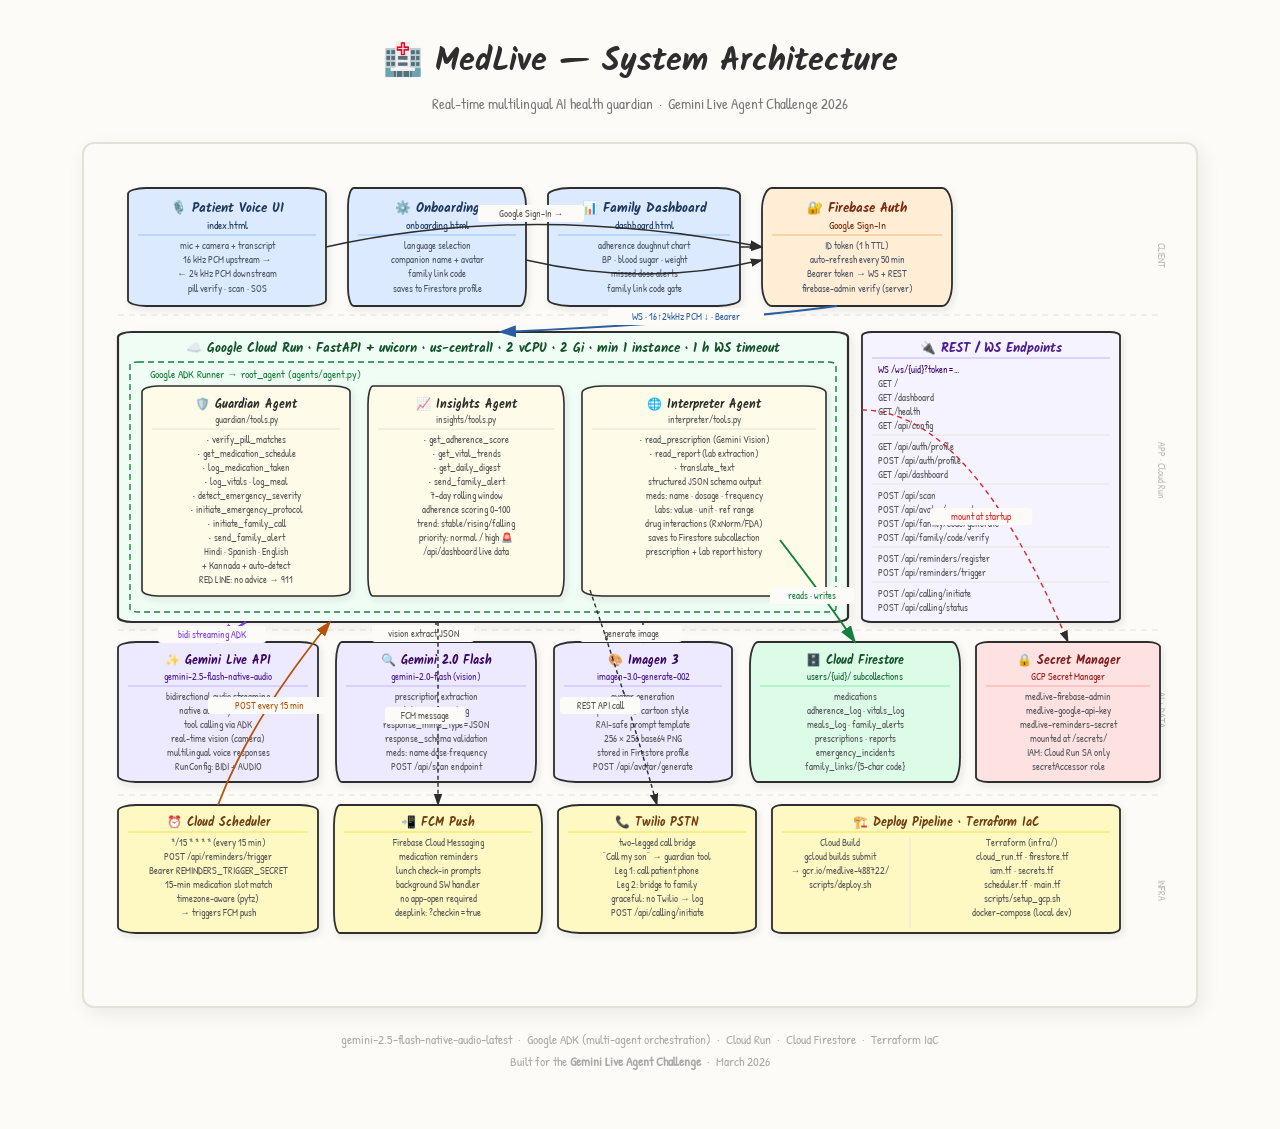
<file: docs/architecture.html>
<!DOCTYPE html>
<html lang="en">
<head>
  <meta charset="UTF-8">
  <meta name="viewport" content="width=device-width, initial-scale=1.0">
  <title>MedLive — System Architecture</title>
  <link href="https://fonts.googleapis.com/css2?family=Kalam:wght@400;700&family=Patrick+Hand&display=swap" rel="stylesheet">
  <style>
    * { margin: 0; padding: 0; box-sizing: border-box; }
    body {
      background: #fdfbf7;
      font-family: 'Kalam', cursive;
      display: flex;
      flex-direction: column;
      align-items: center;
      padding: 36px 24px 56px;
    }
    h1 {
      font-size: 2rem;
      color: #2d2d2d;
      margin-bottom: 6px;
    }
    .subtitle {
      font-family: 'Patrick Hand', sans-serif;
      color: #777;
      font-size: 0.95rem;
      margin-bottom: 28px;
      text-align: center;
    }
    .diagram-wrap {
      border: 2px solid #e5e0d8;
      border-radius: 12px;
      padding: 16px;
      background: #fdfbf7;
      box-shadow: 4px 6px 20px rgba(0,0,0,0.07);
      max-width: 100%;
      overflow-x: auto;
    }
    svg { display: block; }
    .footer {
      font-family: 'Patrick Hand', sans-serif;
      color: #aaa;
      font-size: 0.82rem;
      margin-top: 20px;
      text-align: center;
      line-height: 1.7;
    }
    @media print {
      body { padding: 12px; }
      .diagram-wrap { border: none; box-shadow: none; padding: 0; }
    }
  </style>
</head>
<body>

<h1>🏥 MedLive — System Architecture</h1>
<p class="subtitle">Real-time multilingual AI health guardian &nbsp;·&nbsp; Gemini Live Agent Challenge 2026</p>

<div class="diagram-wrap">
<svg width="1080" height="830" viewBox="0 0 1080 830" xmlns="http://www.w3.org/2000/svg">
  <defs>
    <!-- Filters -->
    <filter id="sh" x="-8%" y="-8%" width="120%" height="125%">
      <feDropShadow dx="2" dy="3" stdDeviation="3" flood-color="#2d2d2d" flood-opacity="0.10"/>
    </filter>
    <filter id="sh2" x="-4%" y="-4%" width="112%" height="118%">
      <feDropShadow dx="3" dy="4" stdDeviation="5" flood-color="#2d2d2d" flood-opacity="0.08"/>
    </filter>

    <!-- Arrowheads -->
    <marker id="arr" markerWidth="9" markerHeight="6" refX="8" refY="3" orient="auto">
      <polygon points="0 0, 9 3, 0 6" fill="#2d2d2d"/>
    </marker>
    <marker id="arr-blue" markerWidth="9" markerHeight="6" refX="8" refY="3" orient="auto">
      <polygon points="0 0, 9 3, 0 6" fill="#2d5da1"/>
    </marker>
    <marker id="arr-purple" markerWidth="9" markerHeight="6" refX="8" refY="3" orient="auto">
      <polygon points="0 0, 9 3, 0 6" fill="#7c3aed"/>
    </marker>
    <marker id="arr-green" markerWidth="9" markerHeight="6" refX="8" refY="3" orient="auto">
      <polygon points="0 0, 9 3, 0 6" fill="#15803d"/>
    </marker>
    <marker id="arr-amber" markerWidth="9" markerHeight="6" refX="8" refY="3" orient="auto">
      <polygon points="0 0, 9 3, 0 6" fill="#b45309"/>
    </marker>
  </defs>

  <!-- ═══════════════════════════════════════════════
       BACKGROUND PAPER
  ═══════════════════════════════════════════════ -->
  <rect width="1080" height="830" fill="#fdfbf7" rx="8"/>

  <!-- layer dividers (horizontal dashes) -->
  <line x1="18" y1="155" x2="1062" y2="155" stroke="#e5e0d8" stroke-width="1" stroke-dasharray="6,5"/>
  <line x1="18" y1="470" x2="1062" y2="470" stroke="#e5e0d8" stroke-width="1" stroke-dasharray="6,5"/>
  <line x1="18" y1="635" x2="1062" y2="635" stroke="#e5e0d8" stroke-width="1" stroke-dasharray="6,5"/>

  <!-- layer labels (right margin) -->
  <text transform="translate(1058,95) rotate(90)"  font-family="Patrick Hand,sans-serif" font-size="10" fill="#bbb" text-anchor="middle">CLIENT</text>
  <text transform="translate(1058,310) rotate(90)" font-family="Patrick Hand,sans-serif" font-size="10" fill="#bbb" text-anchor="middle">APP · Cloud Run</text>
  <text transform="translate(1058,550) rotate(90)" font-family="Patrick Hand,sans-serif" font-size="10" fill="#bbb" text-anchor="middle">AI + DATA</text>
  <text transform="translate(1058,730) rotate(90)" font-family="Patrick Hand,sans-serif" font-size="10" fill="#bbb" text-anchor="middle">INFRA</text>

  <!-- ═══════════════════════════════════════════════
       ROW 1 · CLIENT LAYER  (y: 28–150)
  ═══════════════════════════════════════════════ -->

  <!-- Patient Voice UI -->
  <g filter="url(#sh)">
    <rect x="28" y="28" width="198" height="118" rx="18" ry="6" fill="#dbeafe" stroke="#2d2d2d" stroke-width="1.8"/>
  </g>
  <text x="127" y="52"  font-family="Kalam,cursive" font-size="12.5" font-weight="700" fill="#1e3a5f" text-anchor="middle">🎙️ Patient Voice UI</text>
  <text x="127" y="69"  font-family="Patrick Hand,sans-serif" font-size="10.5" fill="#1e3a5f" text-anchor="middle">index.html</text>
  <line x1="38" y1="75" x2="216" y2="75" stroke="#93c5fd" stroke-width="1"/>
  <text x="127" y="89"  font-family="Patrick Hand,sans-serif" font-size="10" fill="#4b5563" text-anchor="middle">mic + camera + transcript</text>
  <text x="127" y="103" font-family="Patrick Hand,sans-serif" font-size="10" fill="#4b5563" text-anchor="middle">16 kHz PCM upstream →</text>
  <text x="127" y="117" font-family="Patrick Hand,sans-serif" font-size="10" fill="#4b5563" text-anchor="middle">← 24 kHz PCM downstream</text>
  <text x="127" y="132" font-family="Patrick Hand,sans-serif" font-size="10" fill="#4b5563" text-anchor="middle">pill verify · scan · SOS</text>

  <!-- Onboarding -->
  <g filter="url(#sh)">
    <rect x="248" y="28" width="178" height="118" rx="6" ry="18" fill="#dbeafe" stroke="#2d2d2d" stroke-width="1.8"/>
  </g>
  <text x="337" y="52"  font-family="Kalam,cursive" font-size="12.5" font-weight="700" fill="#1e3a5f" text-anchor="middle">⚙️ Onboarding</text>
  <text x="337" y="69"  font-family="Patrick Hand,sans-serif" font-size="10.5" fill="#1e3a5f" text-anchor="middle">onboarding.html</text>
  <line x1="258" y1="75" x2="416" y2="75" stroke="#93c5fd" stroke-width="1"/>
  <text x="337" y="89"  font-family="Patrick Hand,sans-serif" font-size="10" fill="#4b5563" text-anchor="middle">language selection</text>
  <text x="337" y="103" font-family="Patrick Hand,sans-serif" font-size="10" fill="#4b5563" text-anchor="middle">companion name + avatar</text>
  <text x="337" y="117" font-family="Patrick Hand,sans-serif" font-size="10" fill="#4b5563" text-anchor="middle">family link code</text>
  <text x="337" y="132" font-family="Patrick Hand,sans-serif" font-size="10" fill="#4b5563" text-anchor="middle">saves to Firestore profile</text>

  <!-- Family Dashboard -->
  <g filter="url(#sh)">
    <rect x="448" y="28" width="192" height="118" rx="22" ry="7" fill="#dbeafe" stroke="#2d2d2d" stroke-width="1.8"/>
  </g>
  <text x="544" y="52"  font-family="Kalam,cursive" font-size="12.5" font-weight="700" fill="#1e3a5f" text-anchor="middle">📊 Family Dashboard</text>
  <text x="544" y="69"  font-family="Patrick Hand,sans-serif" font-size="10.5" fill="#1e3a5f" text-anchor="middle">dashboard.html</text>
  <line x1="458" y1="75" x2="630" y2="75" stroke="#93c5fd" stroke-width="1"/>
  <text x="544" y="89"  font-family="Patrick Hand,sans-serif" font-size="10" fill="#4b5563" text-anchor="middle">adherence doughnut chart</text>
  <text x="544" y="103" font-family="Patrick Hand,sans-serif" font-size="10" fill="#4b5563" text-anchor="middle">BP · blood sugar · weight</text>
  <text x="544" y="117" font-family="Patrick Hand,sans-serif" font-size="10" fill="#4b5563" text-anchor="middle">missed dose alerts</text>
  <text x="544" y="132" font-family="Patrick Hand,sans-serif" font-size="10" fill="#4b5563" text-anchor="middle">family link code gate</text>

  <!-- Firebase Auth -->
  <g filter="url(#sh)">
    <rect x="662" y="28" width="190" height="118" rx="10" ry="22" fill="#ffedd5" stroke="#2d2d2d" stroke-width="1.8"/>
  </g>
  <text x="757" y="52"  font-family="Kalam,cursive" font-size="12.5" font-weight="700" fill="#7c2d12" text-anchor="middle">🔐 Firebase Auth</text>
  <text x="757" y="69"  font-family="Patrick Hand,sans-serif" font-size="10.5" fill="#7c2d12" text-anchor="middle">Google Sign-In</text>
  <line x1="672" y1="75" x2="842" y2="75" stroke="#fdba74" stroke-width="1"/>
  <text x="757" y="89"  font-family="Patrick Hand,sans-serif" font-size="10" fill="#4b5563" text-anchor="middle">ID token  (1 h TTL)</text>
  <text x="757" y="103" font-family="Patrick Hand,sans-serif" font-size="10" fill="#4b5563" text-anchor="middle">auto-refresh every 50 min</text>
  <text x="757" y="117" font-family="Patrick Hand,sans-serif" font-size="10" fill="#4b5563" text-anchor="middle">Bearer token → WS + REST</text>
  <text x="757" y="132" font-family="Patrick Hand,sans-serif" font-size="10" fill="#4b5563" text-anchor="middle">firebase-admin verify (server)</text>

  <!-- ═══════════════════════════════════════════════
       ROW 2 · CLOUD RUN APP LAYER  (y: 172–462)
  ═══════════════════════════════════════════════ -->

  <!-- Outer Cloud Run box -->
  <g filter="url(#sh2)">
    <rect x="18" y="172" width="730" height="290" rx="14" ry="5" fill="#f0fdf4" stroke="#2d2d2d" stroke-width="2.2"/>
  </g>
  <text x="383" y="192" font-family="Kalam,cursive" font-size="13" font-weight="700" fill="#14532d" text-anchor="middle">☁️ Google Cloud Run  ·  FastAPI + uvicorn  ·  us-central1  ·  2 vCPU  ·  2 Gi  ·  min 1 instance  ·  1 h WS timeout</text>

  <!-- ADK dashed inner box -->
  <rect x="30" y="202" width="706" height="250" rx="8" ry="3" fill="none" stroke="#15803d" stroke-width="1.4" stroke-dasharray="6,4"/>
  <text x="50" y="218" font-family="Patrick Hand,sans-serif" font-size="10.5" fill="#15803d">Google ADK Runner → root_agent  (agents/agent.py)</text>

  <!-- Guardian Agent box -->
  <g filter="url(#sh)">
    <rect x="42" y="226" width="208" height="210" rx="16" ry="6" fill="#fefce8" stroke="#2d2d2d" stroke-width="1.6"/>
  </g>
  <text x="146" y="248" font-family="Kalam,cursive" font-size="12" font-weight="700" fill="#2d2d2d" text-anchor="middle">🛡️ Guardian Agent</text>
  <text x="146" y="263" font-family="Patrick Hand,sans-serif" font-size="9.5" fill="#555" text-anchor="middle">guardian/tools.py</text>
  <line x1="52" y1="269" x2="240" y2="269" stroke="#e5e0d8" stroke-width="1"/>
  <text x="146" y="283" font-family="Patrick Hand,sans-serif" font-size="9.5" fill="#555" text-anchor="middle">• verify_pill_matches</text>
  <text x="146" y="297" font-family="Patrick Hand,sans-serif" font-size="9.5" fill="#555" text-anchor="middle">• get_medication_schedule</text>
  <text x="146" y="311" font-family="Patrick Hand,sans-serif" font-size="9.5" fill="#555" text-anchor="middle">• log_medication_taken</text>
  <text x="146" y="325" font-family="Patrick Hand,sans-serif" font-size="9.5" fill="#555" text-anchor="middle">• log_vitals · log_meal</text>
  <text x="146" y="339" font-family="Patrick Hand,sans-serif" font-size="9.5" fill="#555" text-anchor="middle">• detect_emergency_severity</text>
  <text x="146" y="353" font-family="Patrick Hand,sans-serif" font-size="9.5" fill="#555" text-anchor="middle">• initiate_emergency_protocol</text>
  <text x="146" y="367" font-family="Patrick Hand,sans-serif" font-size="9.5" fill="#555" text-anchor="middle">• initiate_family_call</text>
  <text x="146" y="381" font-family="Patrick Hand,sans-serif" font-size="9.5" fill="#555" text-anchor="middle">• send_family_alert</text>
  <text x="146" y="395" font-family="Patrick Hand,sans-serif" font-size="9.5" fill="#555" text-anchor="middle">Hindi · Spanish · English</text>
  <text x="146" y="409" font-family="Patrick Hand,sans-serif" font-size="9.5" fill="#555" text-anchor="middle">+ Kannada + auto-detect</text>
  <text x="146" y="423" font-family="Patrick Hand,sans-serif" font-size="9.5" fill="#555" text-anchor="middle">RED LINE: no advice → 911</text>

  <!-- Insights Agent box -->
  <g filter="url(#sh)">
    <rect x="268" y="226" width="196" height="210" rx="5" ry="18" fill="#fefce8" stroke="#2d2d2d" stroke-width="1.6"/>
  </g>
  <text x="366" y="248" font-family="Kalam,cursive" font-size="12" font-weight="700" fill="#2d2d2d" text-anchor="middle">📈 Insights Agent</text>
  <text x="366" y="263" font-family="Patrick Hand,sans-serif" font-size="9.5" fill="#555" text-anchor="middle">insights/tools.py</text>
  <line x1="278" y1="269" x2="454" y2="269" stroke="#e5e0d8" stroke-width="1"/>
  <text x="366" y="283" font-family="Patrick Hand,sans-serif" font-size="9.5" fill="#555" text-anchor="middle">• get_adherence_score</text>
  <text x="366" y="297" font-family="Patrick Hand,sans-serif" font-size="9.5" fill="#555" text-anchor="middle">• get_vital_trends</text>
  <text x="366" y="311" font-family="Patrick Hand,sans-serif" font-size="9.5" fill="#555" text-anchor="middle">• get_daily_digest</text>
  <text x="366" y="325" font-family="Patrick Hand,sans-serif" font-size="9.5" fill="#555" text-anchor="middle">• send_family_alert</text>
  <text x="366" y="339" font-family="Patrick Hand,sans-serif" font-size="9.5" fill="#555" text-anchor="middle">7-day rolling window</text>
  <text x="366" y="353" font-family="Patrick Hand,sans-serif" font-size="9.5" fill="#555" text-anchor="middle">adherence scoring 0–100</text>
  <text x="366" y="367" font-family="Patrick Hand,sans-serif" font-size="9.5" fill="#555" text-anchor="middle">trend: stable/rising/falling</text>
  <text x="366" y="381" font-family="Patrick Hand,sans-serif" font-size="9.5" fill="#555" text-anchor="middle">priority: normal / high 🚨</text>
  <text x="366" y="395" font-family="Patrick Hand,sans-serif" font-size="9.5" fill="#555" text-anchor="middle">/api/dashboard live data</text>

  <!-- Interpreter Agent box -->
  <g filter="url(#sh)">
    <rect x="482" y="226" width="244" height="210" rx="20" ry="7" fill="#fefce8" stroke="#2d2d2d" stroke-width="1.6"/>
  </g>
  <text x="604" y="248" font-family="Kalam,cursive" font-size="12" font-weight="700" fill="#2d2d2d" text-anchor="middle">🌐 Interpreter Agent</text>
  <text x="604" y="263" font-family="Patrick Hand,sans-serif" font-size="9.5" fill="#555" text-anchor="middle">interpreter/tools.py</text>
  <line x1="492" y1="269" x2="716" y2="269" stroke="#e5e0d8" stroke-width="1"/>
  <text x="604" y="283" font-family="Patrick Hand,sans-serif" font-size="9.5" fill="#555" text-anchor="middle">• read_prescription (Gemini Vision)</text>
  <text x="604" y="297" font-family="Patrick Hand,sans-serif" font-size="9.5" fill="#555" text-anchor="middle">• read_report (lab extraction)</text>
  <text x="604" y="311" font-family="Patrick Hand,sans-serif" font-size="9.5" fill="#555" text-anchor="middle">• translate_text</text>
  <text x="604" y="325" font-family="Patrick Hand,sans-serif" font-size="9.5" fill="#555" text-anchor="middle">structured JSON schema output</text>
  <text x="604" y="339" font-family="Patrick Hand,sans-serif" font-size="9.5" fill="#555" text-anchor="middle">meds: name · dosage · frequency</text>
  <text x="604" y="353" font-family="Patrick Hand,sans-serif" font-size="9.5" fill="#555" text-anchor="middle">labs: value · unit · ref range</text>
  <text x="604" y="367" font-family="Patrick Hand,sans-serif" font-size="9.5" fill="#555" text-anchor="middle">drug interactions (RxNorm/FDA)</text>
  <text x="604" y="381" font-family="Patrick Hand,sans-serif" font-size="9.5" fill="#555" text-anchor="middle">saves to Firestore subcollection</text>
  <text x="604" y="395" font-family="Patrick Hand,sans-serif" font-size="9.5" fill="#555" text-anchor="middle">prescription + lab report history</text>

  <!-- REST endpoints sidebar -->
  <g filter="url(#sh)">
    <rect x="762" y="172" width="258" height="290" rx="10" ry="4" fill="#f5f3ff" stroke="#2d2d2d" stroke-width="1.8"/>
  </g>
  <text x="891" y="192" font-family="Kalam,cursive" font-size="12.5" font-weight="700" fill="#4c1d95" text-anchor="middle">🔌 REST / WS Endpoints</text>
  <line x1="772" y1="198" x2="1010" y2="198" stroke="#c4b5fd" stroke-width="1"/>
  <text x="778" y="213" font-family="Patrick Hand,sans-serif" font-size="10" fill="#3b0764">WS   /ws/{uid}?token=…</text>
  <text x="778" y="227" font-family="Patrick Hand,sans-serif" font-size="10" fill="#555">GET  /</text>
  <text x="778" y="241" font-family="Patrick Hand,sans-serif" font-size="10" fill="#555">GET  /dashboard</text>
  <text x="778" y="255" font-family="Patrick Hand,sans-serif" font-size="10" fill="#555">GET  /health</text>
  <text x="778" y="269" font-family="Patrick Hand,sans-serif" font-size="10" fill="#555">GET  /api/config</text>
  <line x1="772" y1="275" x2="1010" y2="275" stroke="#e5e0d8" stroke-width="0.8"/>
  <text x="778" y="290" font-family="Patrick Hand,sans-serif" font-size="10" fill="#555">GET  /api/auth/profile</text>
  <text x="778" y="304" font-family="Patrick Hand,sans-serif" font-size="10" fill="#555">POST /api/auth/profile</text>
  <text x="778" y="318" font-family="Patrick Hand,sans-serif" font-size="10" fill="#555">GET  /api/dashboard</text>
  <line x1="772" y1="324" x2="1010" y2="324" stroke="#e5e0d8" stroke-width="0.8"/>
  <text x="778" y="339" font-family="Patrick Hand,sans-serif" font-size="10" fill="#555">POST /api/scan</text>
  <text x="778" y="353" font-family="Patrick Hand,sans-serif" font-size="10" fill="#555">POST /api/avatar/generate</text>
  <text x="778" y="367" font-family="Patrick Hand,sans-serif" font-size="10" fill="#555">POST /api/family/code/generate</text>
  <text x="778" y="381" font-family="Patrick Hand,sans-serif" font-size="10" fill="#555">POST /api/family/code/verify</text>
  <line x1="772" y1="387" x2="1010" y2="387" stroke="#e5e0d8" stroke-width="0.8"/>
  <text x="778" y="402" font-family="Patrick Hand,sans-serif" font-size="10" fill="#555">POST /api/reminders/register</text>
  <text x="778" y="416" font-family="Patrick Hand,sans-serif" font-size="10" fill="#555">POST /api/reminders/trigger</text>
  <line x1="772" y1="422" x2="1010" y2="422" stroke="#e5e0d8" stroke-width="0.8"/>
  <text x="778" y="437" font-family="Patrick Hand,sans-serif" font-size="10" fill="#555">POST /api/calling/initiate</text>
  <text x="778" y="451" font-family="Patrick Hand,sans-serif" font-size="10" fill="#555">POST /api/calling/status</text>

  <!-- ═══════════════════════════════════════════════
       ROW 3 · AI + DATA LAYER  (y: 480–625)
  ═══════════════════════════════════════════════ -->

  <!-- Gemini Live API -->
  <g filter="url(#sh)">
    <rect x="18" y="482" width="200" height="140" rx="18" ry="6" fill="#ede9fe" stroke="#2d2d2d" stroke-width="1.8"/>
  </g>
  <text x="118" y="504" font-family="Kalam,cursive" font-size="12" font-weight="700" fill="#3b0764" text-anchor="middle">✨ Gemini Live API</text>
  <text x="118" y="520" font-family="Patrick Hand,sans-serif" font-size="9.5" fill="#4c1d95" text-anchor="middle">gemini-2.5-flash-native-audio</text>
  <line x1="28" y1="526" x2="208" y2="526" stroke="#c4b5fd" stroke-width="1"/>
  <text x="118" y="540" font-family="Patrick Hand,sans-serif" font-size="9.5" fill="#555" text-anchor="middle">bidirectional audio streaming</text>
  <text x="118" y="554" font-family="Patrick Hand,sans-serif" font-size="9.5" fill="#555" text-anchor="middle">native audio synthesis</text>
  <text x="118" y="568" font-family="Patrick Hand,sans-serif" font-size="9.5" fill="#555" text-anchor="middle">tool calling via ADK</text>
  <text x="118" y="582" font-family="Patrick Hand,sans-serif" font-size="9.5" fill="#555" text-anchor="middle">real-time vision (camera)</text>
  <text x="118" y="596" font-family="Patrick Hand,sans-serif" font-size="9.5" fill="#555" text-anchor="middle">multilingual voice responses</text>
  <text x="118" y="610" font-family="Patrick Hand,sans-serif" font-size="9.5" fill="#555" text-anchor="middle">RunConfig: BIDI + AUDIO</text>

  <!-- Gemini 2.0 Flash (vision) -->
  <g filter="url(#sh)">
    <rect x="236" y="482" width="200" height="140" rx="6" ry="20" fill="#ede9fe" stroke="#2d2d2d" stroke-width="1.8"/>
  </g>
  <text x="336" y="504" font-family="Kalam,cursive" font-size="12" font-weight="700" fill="#3b0764" text-anchor="middle">🔍 Gemini 2.0 Flash</text>
  <text x="336" y="520" font-family="Patrick Hand,sans-serif" font-size="9.5" fill="#4c1d95" text-anchor="middle">gemini-2.0-flash (vision)</text>
  <line x1="246" y1="526" x2="426" y2="526" stroke="#c4b5fd" stroke-width="1"/>
  <text x="336" y="540" font-family="Patrick Hand,sans-serif" font-size="9.5" fill="#555" text-anchor="middle">prescription extraction</text>
  <text x="336" y="554" font-family="Patrick Hand,sans-serif" font-size="9.5" fill="#555" text-anchor="middle">lab report reading</text>
  <text x="336" y="568" font-family="Patrick Hand,sans-serif" font-size="9.5" fill="#555" text-anchor="middle">response_mime_type=JSON</text>
  <text x="336" y="582" font-family="Patrick Hand,sans-serif" font-size="9.5" fill="#555" text-anchor="middle">response_schema validation</text>
  <text x="336" y="596" font-family="Patrick Hand,sans-serif" font-size="9.5" fill="#555" text-anchor="middle">meds: name·dose·frequency</text>
  <text x="336" y="610" font-family="Patrick Hand,sans-serif" font-size="9.5" fill="#555" text-anchor="middle">POST /api/scan endpoint</text>

  <!-- Imagen 3 -->
  <g filter="url(#sh)">
    <rect x="454" y="482" width="178" height="140" rx="22" ry="7" fill="#ede9fe" stroke="#2d2d2d" stroke-width="1.8"/>
  </g>
  <text x="543" y="504" font-family="Kalam,cursive" font-size="12" font-weight="700" fill="#3b0764" text-anchor="middle">🎨 Imagen 3</text>
  <text x="543" y="520" font-family="Patrick Hand,sans-serif" font-size="9.5" fill="#4c1d95" text-anchor="middle">imagen-3.0-generate-002</text>
  <line x1="464" y1="526" x2="622" y2="526" stroke="#c4b5fd" stroke-width="1"/>
  <text x="543" y="540" font-family="Patrick Hand,sans-serif" font-size="9.5" fill="#555" text-anchor="middle">avatar generation</text>
  <text x="543" y="554" font-family="Patrick Hand,sans-serif" font-size="9.5" fill="#555" text-anchor="middle">photo → 3D cartoon style</text>
  <text x="543" y="568" font-family="Patrick Hand,sans-serif" font-size="9.5" fill="#555" text-anchor="middle">RAI-safe prompt template</text>
  <text x="543" y="582" font-family="Patrick Hand,sans-serif" font-size="9.5" fill="#555" text-anchor="middle">256 × 256 base64 PNG</text>
  <text x="543" y="596" font-family="Patrick Hand,sans-serif" font-size="9.5" fill="#555" text-anchor="middle">stored in Firestore profile</text>
  <text x="543" y="610" font-family="Patrick Hand,sans-serif" font-size="9.5" fill="#555" text-anchor="middle">POST /api/avatar/generate</text>

  <!-- Cloud Firestore -->
  <g filter="url(#sh)">
    <rect x="650" y="482" width="210" height="140" rx="8" ry="24" fill="#dcfce7" stroke="#2d2d2d" stroke-width="1.8"/>
  </g>
  <text x="755" y="504" font-family="Kalam,cursive" font-size="12" font-weight="700" fill="#14532d" text-anchor="middle">🗄️ Cloud Firestore</text>
  <text x="755" y="520" font-family="Patrick Hand,sans-serif" font-size="9.5" fill="#166534" text-anchor="middle">users/{uid}/  subcollections</text>
  <line x1="660" y1="526" x2="850" y2="526" stroke="#86efac" stroke-width="1"/>
  <text x="755" y="540" font-family="Patrick Hand,sans-serif" font-size="9.5" fill="#555" text-anchor="middle">medications</text>
  <text x="755" y="554" font-family="Patrick Hand,sans-serif" font-size="9.5" fill="#555" text-anchor="middle">adherence_log · vitals_log</text>
  <text x="755" y="568" font-family="Patrick Hand,sans-serif" font-size="9.5" fill="#555" text-anchor="middle">meals_log · family_alerts</text>
  <text x="755" y="582" font-family="Patrick Hand,sans-serif" font-size="9.5" fill="#555" text-anchor="middle">prescriptions · reports</text>
  <text x="755" y="596" font-family="Patrick Hand,sans-serif" font-size="9.5" fill="#555" text-anchor="middle">emergency_incidents</text>
  <text x="755" y="610" font-family="Patrick Hand,sans-serif" font-size="9.5" fill="#555" text-anchor="middle">family_links/{5-char code}</text>

  <!-- Secret Manager -->
  <g filter="url(#sh)">
    <rect x="876" y="482" width="184" height="140" rx="12" ry="5" fill="#fee2e2" stroke="#2d2d2d" stroke-width="1.8"/>
  </g>
  <text x="968" y="504" font-family="Kalam,cursive" font-size="12" font-weight="700" fill="#7f1d1d" text-anchor="middle">🔒 Secret Manager</text>
  <text x="968" y="520" font-family="Patrick Hand,sans-serif" font-size="9.5" fill="#991b1b" text-anchor="middle">GCP Secret Manager</text>
  <line x1="886" y1="526" x2="1050" y2="526" stroke="#fca5a5" stroke-width="1"/>
  <text x="968" y="540" font-family="Patrick Hand,sans-serif" font-size="9.5" fill="#555" text-anchor="middle">medlive-firebase-admin</text>
  <text x="968" y="554" font-family="Patrick Hand,sans-serif" font-size="9.5" fill="#555" text-anchor="middle">medlive-google-api-key</text>
  <text x="968" y="568" font-family="Patrick Hand,sans-serif" font-size="9.5" fill="#555" text-anchor="middle">medlive-reminders-secret</text>
  <text x="968" y="582" font-family="Patrick Hand,sans-serif" font-size="9.5" fill="#555" text-anchor="middle">mounted at /secrets/</text>
  <text x="968" y="596" font-family="Patrick Hand,sans-serif" font-size="9.5" fill="#555" text-anchor="middle">IAM: Cloud Run SA only</text>
  <text x="968" y="610" font-family="Patrick Hand,sans-serif" font-size="9.5" fill="#555" text-anchor="middle">secretAccessor role</text>

  <!-- ═══════════════════════════════════════════════
       ROW 4 · INFRASTRUCTURE LAYER  (y: 645–785)
  ═══════════════════════════════════════════════ -->

  <!-- Cloud Scheduler -->
  <g filter="url(#sh)">
    <rect x="18" y="645" width="200" height="128" rx="18" ry="6" fill="#fef9c3" stroke="#2d2d2d" stroke-width="1.8"/>
  </g>
  <text x="118" y="666" font-family="Kalam,cursive" font-size="12" font-weight="700" fill="#713f12" text-anchor="middle">⏰ Cloud Scheduler</text>
  <line x1="28" y1="672" x2="208" y2="672" stroke="#fde047" stroke-width="1"/>
  <text x="118" y="686" font-family="Patrick Hand,sans-serif" font-size="9.5" fill="#555" text-anchor="middle">*/15 * * * *  (every 15 min)</text>
  <text x="118" y="700" font-family="Patrick Hand,sans-serif" font-size="9.5" fill="#555" text-anchor="middle">POST /api/reminders/trigger</text>
  <text x="118" y="714" font-family="Patrick Hand,sans-serif" font-size="9.5" fill="#555" text-anchor="middle">Bearer REMINDERS_TRIGGER_SECRET</text>
  <text x="118" y="728" font-family="Patrick Hand,sans-serif" font-size="9.5" fill="#555" text-anchor="middle">15-min medication slot match</text>
  <text x="118" y="742" font-family="Patrick Hand,sans-serif" font-size="9.5" fill="#555" text-anchor="middle">timezone-aware (pytz)</text>
  <text x="118" y="756" font-family="Patrick Hand,sans-serif" font-size="9.5" fill="#555" text-anchor="middle">→ triggers FCM push</text>

  <!-- FCM Push -->
  <g filter="url(#sh)">
    <rect x="234" y="645" width="208" height="128" rx="6" ry="20" fill="#fef9c3" stroke="#2d2d2d" stroke-width="1.8"/>
  </g>
  <text x="338" y="666" font-family="Kalam,cursive" font-size="12" font-weight="700" fill="#713f12" text-anchor="middle">📲 FCM Push</text>
  <line x1="244" y1="672" x2="432" y2="672" stroke="#fde047" stroke-width="1"/>
  <text x="338" y="686" font-family="Patrick Hand,sans-serif" font-size="9.5" fill="#555" text-anchor="middle">Firebase Cloud Messaging</text>
  <text x="338" y="700" font-family="Patrick Hand,sans-serif" font-size="9.5" fill="#555" text-anchor="middle">medication reminders</text>
  <text x="338" y="714" font-family="Patrick Hand,sans-serif" font-size="9.5" fill="#555" text-anchor="middle">lunch check-in prompts</text>
  <text x="338" y="728" font-family="Patrick Hand,sans-serif" font-size="9.5" fill="#555" text-anchor="middle">background SW handler</text>
  <text x="338" y="742" font-family="Patrick Hand,sans-serif" font-size="9.5" fill="#555" text-anchor="middle">no app-open required</text>
  <text x="338" y="756" font-family="Patrick Hand,sans-serif" font-size="9.5" fill="#555" text-anchor="middle">deeplink: ?checkin=true</text>

  <!-- Twilio -->
  <g filter="url(#sh)">
    <rect x="458" y="645" width="198" height="128" rx="22" ry="7" fill="#fef9c3" stroke="#2d2d2d" stroke-width="1.8"/>
  </g>
  <text x="557" y="666" font-family="Kalam,cursive" font-size="12" font-weight="700" fill="#713f12" text-anchor="middle">📞 Twilio PSTN</text>
  <line x1="468" y1="672" x2="646" y2="672" stroke="#fde047" stroke-width="1"/>
  <text x="557" y="686" font-family="Patrick Hand,sans-serif" font-size="9.5" fill="#555" text-anchor="middle">two-legged call bridge</text>
  <text x="557" y="700" font-family="Patrick Hand,sans-serif" font-size="9.5" fill="#555" text-anchor="middle">"Call my son" → guardian tool</text>
  <text x="557" y="714" font-family="Patrick Hand,sans-serif" font-size="9.5" fill="#555" text-anchor="middle">Leg 1: call patient phone</text>
  <text x="557" y="728" font-family="Patrick Hand,sans-serif" font-size="9.5" fill="#555" text-anchor="middle">Leg 2: bridge to family</text>
  <text x="557" y="742" font-family="Patrick Hand,sans-serif" font-size="9.5" fill="#555" text-anchor="middle">graceful: no Twilio → log</text>
  <text x="557" y="756" font-family="Patrick Hand,sans-serif" font-size="9.5" fill="#555" text-anchor="middle">POST /api/calling/initiate</text>

  <!-- Cloud Build + Terraform -->
  <g filter="url(#sh)">
    <rect x="672" y="645" width="348" height="128" rx="10" ry="5" fill="#fef9c3" stroke="#2d2d2d" stroke-width="1.8"/>
  </g>
  <text x="846" y="666" font-family="Kalam,cursive" font-size="12" font-weight="700" fill="#713f12" text-anchor="middle">🏗️ Deploy Pipeline · Terraform IaC</text>
  <line x1="682" y1="672" x2="1010" y2="672" stroke="#fde047" stroke-width="1"/>
  <text x="740" y="686" font-family="Patrick Hand,sans-serif" font-size="9.5" fill="#555" text-anchor="middle">Cloud Build</text>
  <text x="740" y="700" font-family="Patrick Hand,sans-serif" font-size="9.5" fill="#555" text-anchor="middle">gcloud builds submit</text>
  <text x="740" y="714" font-family="Patrick Hand,sans-serif" font-size="9.5" fill="#555" text-anchor="middle">→ gcr.io/medlive-488722/</text>
  <text x="740" y="728" font-family="Patrick Hand,sans-serif" font-size="9.5" fill="#555" text-anchor="middle">scripts/deploy.sh</text>
  <line x1="810" y1="678" x2="810" y2="768" stroke="#e5e0d8" stroke-width="1"/>
  <text x="922" y="686" font-family="Patrick Hand,sans-serif" font-size="9.5" fill="#555" text-anchor="middle">Terraform (infra/)</text>
  <text x="922" y="700" font-family="Patrick Hand,sans-serif" font-size="9.5" fill="#555" text-anchor="middle">cloud_run.tf · firestore.tf</text>
  <text x="922" y="714" font-family="Patrick Hand,sans-serif" font-size="9.5" fill="#555" text-anchor="middle">iam.tf · secrets.tf</text>
  <text x="922" y="728" font-family="Patrick Hand,sans-serif" font-size="9.5" fill="#555" text-anchor="middle">scheduler.tf · main.tf</text>
  <text x="922" y="742" font-family="Patrick Hand,sans-serif" font-size="9.5" fill="#555" text-anchor="middle">scripts/setup_gcp.sh</text>
  <text x="922" y="756" font-family="Patrick Hand,sans-serif" font-size="9.5" fill="#555" text-anchor="middle">docker-compose (local dev)</text>

  <!-- ═══════════════════════════════════════════════
       ARROWS
  ═══════════════════════════════════════════════ -->

  <!-- Client UI → Firebase Auth (Google Sign-In) -->
  <path d="M 226 87 Q 430 42 662 87" fill="none" stroke="#2d2d2d" stroke-width="1.5" marker-end="url(#arr)"/>
  <rect x="378" y="45" width="106" height="17" rx="3" fill="#fdfbf7"/>
  <text x="431" y="57" font-family="Patrick Hand,sans-serif" font-size="9.5" fill="#555" text-anchor="middle">Google Sign-In →</text>

  <!-- Onboarding → Firebase Auth -->
  <path d="M 426 100 Q 545 128 662 100" fill="none" stroke="#2d2d2d" stroke-width="1.4" marker-end="url(#arr)"/>

  <!-- Family Dashboard → Firebase Auth -->
  <path d="M 640 87 L 662 87" fill="none" stroke="#2d2d2d" stroke-width="1.4" marker-end="url(#arr)"/>

  <!-- Firebase Auth → Cloud Run (WebSocket bearer) -->
  <path d="M 737 146 Q 620 162 400 172" fill="none" stroke="#2d5da1" stroke-width="2" marker-end="url(#arr-blue)"/>
  <rect x="508" y="148" width="156" height="17" rx="3" fill="#fdfbf7"/>
  <text x="586" y="160" font-family="Patrick Hand,sans-serif" font-size="9.5" fill="#2d5da1" text-anchor="middle">WS · 16↑24kHz PCM ↓ · Bearer</text>

  <!-- Cloud Run → Gemini Live (bidi, thick purple) -->
  <path d="M 146 462 Q 130 472 118 482" fill="none" stroke="#7c3aed" stroke-width="2.5" marker-end="url(#arr-purple)"/>
  <rect x="58" y="466" width="108" height="17" rx="3" fill="#fdfbf7"/>
  <text x="112" y="478" font-family="Patrick Hand,sans-serif" font-size="9.5" fill="#7c3aed" text-anchor="middle">bidi streaming ADK</text>

  <!-- Cloud Run (scan) → Gemini 2.0 Flash -->
  <path d="M 336 462 L 336 482" fill="none" stroke="#2d2d2d" stroke-width="1.5" marker-end="url(#arr)"/>
  <rect x="272" y="465" width="102" height="17" rx="3" fill="#fdfbf7"/>
  <text x="323" y="477" font-family="Patrick Hand,sans-serif" font-size="9.5" fill="#555" text-anchor="middle">vision extract JSON</text>

  <!-- Cloud Run (avatar) → Imagen 3 -->
  <path d="M 543 462 L 543 482" fill="none" stroke="#2d2d2d" stroke-width="1.5" marker-end="url(#arr)"/>
  <rect x="480" y="465" width="102" height="17" rx="3" fill="#fdfbf7"/>
  <text x="531" y="477" font-family="Patrick Hand,sans-serif" font-size="9.5" fill="#555" text-anchor="middle">generate image</text>

  <!-- Cloud Run → Firestore -->
  <path d="M 680 380 Q 730 445 755 482" fill="none" stroke="#15803d" stroke-width="2" marker-end="url(#arr-green)"/>
  <rect x="670" y="427" width="84" height="17" rx="3" fill="#fdfbf7"/>
  <text x="712" y="439" font-family="Patrick Hand,sans-serif" font-size="9.5" fill="#15803d" text-anchor="middle">reads · writes</text>

  <!-- Cloud Run → Secret Manager (dashed, mount at startup) -->
  <path d="M 762 250 Q 870 250 968 482" fill="none" stroke="#dc2626" stroke-width="1.4" stroke-dasharray="5,4" marker-end="url(#arr)"/>
  <rect x="830" y="348" width="102" height="17" rx="3" fill="#fdfbf7"/>
  <text x="881" y="360" font-family="Patrick Hand,sans-serif" font-size="9.5" fill="#dc2626" text-anchor="middle">mount at startup</text>

  <!-- Cloud Scheduler → Cloud Run (reminders trigger) -->
  <path d="M 118 645 Q 150 560 230 462" fill="none" stroke="#b45309" stroke-width="1.8" marker-end="url(#arr-amber)"/>
  <rect x="108" y="537" width="122" height="17" rx="3" fill="#fdfbf7"/>
  <text x="169" y="549" font-family="Patrick Hand,sans-serif" font-size="9.5" fill="#b45309" text-anchor="middle">POST every 15 min</text>

  <!-- Cloud Run → FCM (push) -->
  <path d="M 338 462 Q 338 545 338 645" fill="none" stroke="#2d2d2d" stroke-width="1.4" stroke-dasharray="4,3" marker-end="url(#arr)"/>
  <rect x="285" y="547" width="80" height="17" rx="3" fill="#fdfbf7"/>
  <text x="325" y="559" font-family="Patrick Hand,sans-serif" font-size="9.5" fill="#555" text-anchor="middle">FCM message</text>

  <!-- Cloud Run → Twilio (calling) -->
  <path d="M 490 430 Q 530 548 557 645" fill="none" stroke="#2d2d2d" stroke-width="1.4" stroke-dasharray="4,3" marker-end="url(#arr)"/>
  <rect x="460" y="537" width="80" height="17" rx="3" fill="#fdfbf7"/>
  <text x="500" y="549" font-family="Patrick Hand,sans-serif" font-size="9.5" fill="#555" text-anchor="middle">REST API call</text>

</svg>
</div>

<p class="footer">
  gemini-2.5-flash-native-audio-latest &nbsp;·&nbsp; Google ADK (multi-agent orchestration) &nbsp;·&nbsp; Cloud Run &nbsp;·&nbsp; Cloud Firestore &nbsp;·&nbsp; Terraform IaC<br>
  Built for the <strong>Gemini Live Agent Challenge</strong> &nbsp;·&nbsp; March 2026
</p>

</body>
</html>
</file>
